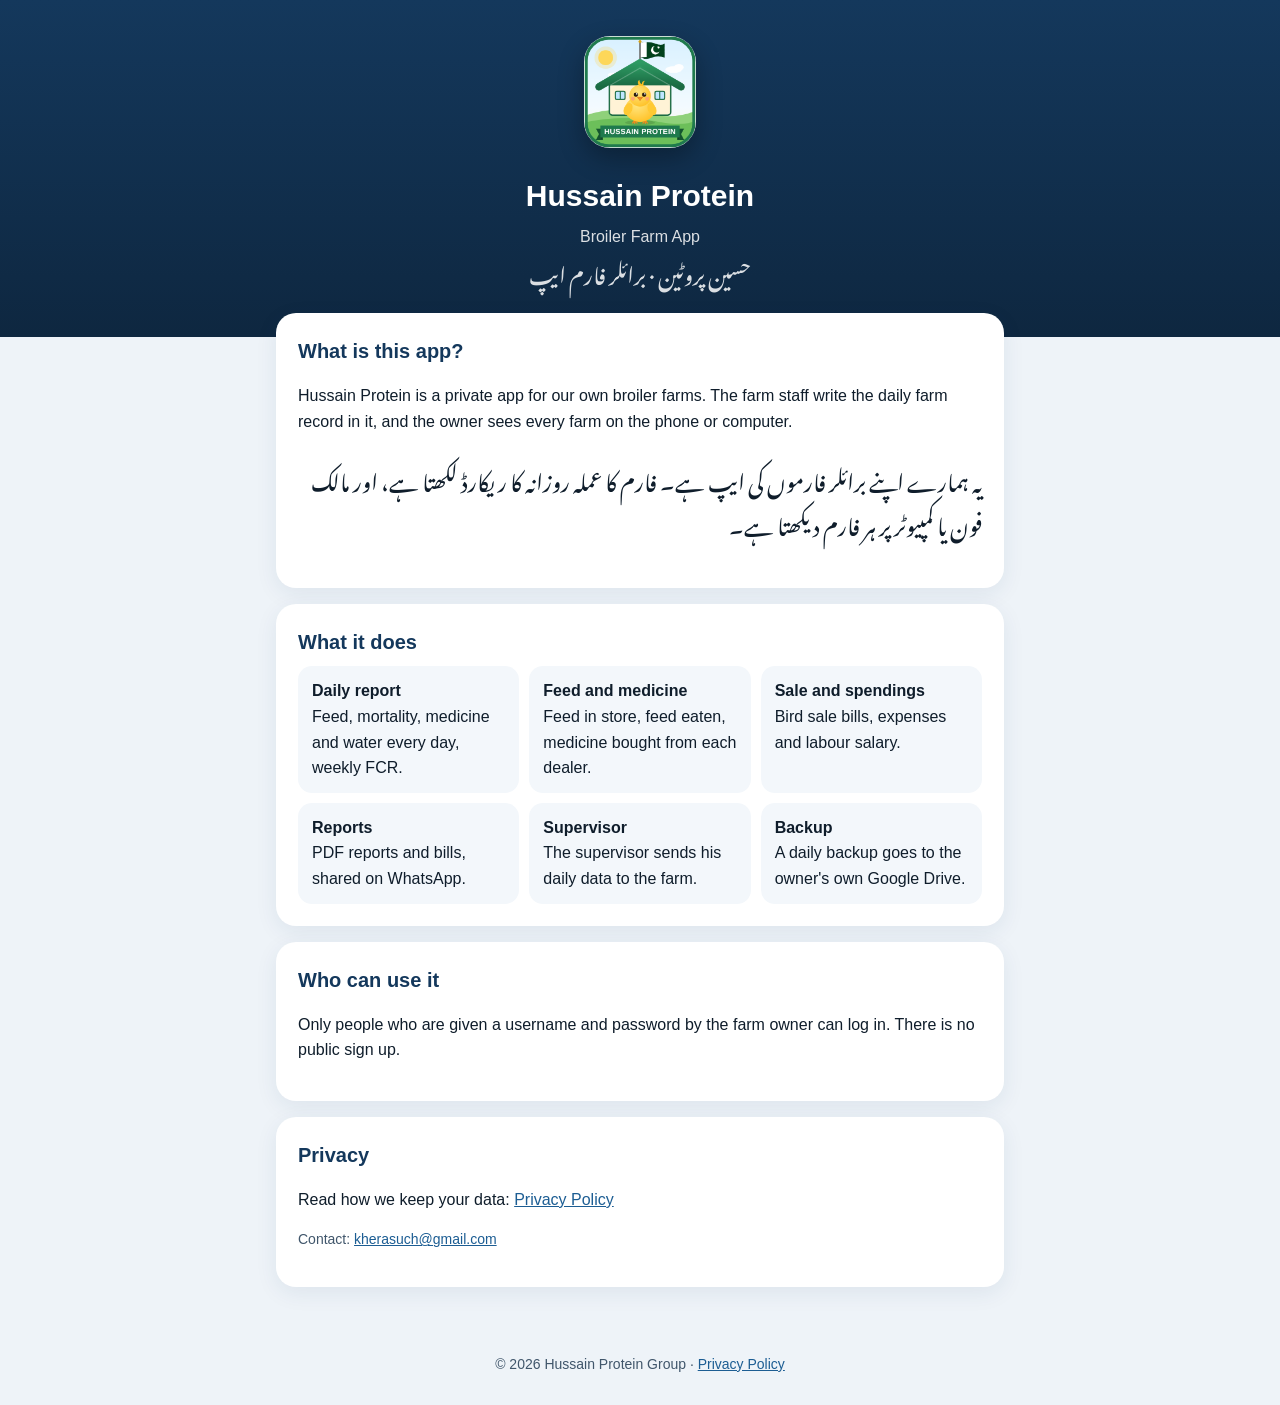
<file: index.html>
<!doctype html><html lang="en"><head><meta charset="utf-8"><meta name="viewport" content="width=device-width,initial-scale=1">
<title>Hussain Protein</title><meta name="description" content="Hussain Protein - broiler farm management app"><link rel="icon" href="img/logo-192.png"><link rel="preconnect" href="https://fonts.googleapis.com"><link rel="stylesheet" href="https://fonts.googleapis.com/css2?family=Noto+Nastaliq+Urdu&display=swap"><link rel="stylesheet" href="style.css"></head><body>
<header class="top"><img src="img/logo-192.png" alt="Hussain Protein logo"><h1>Hussain Protein</h1><p>Broiler Farm App</p><p class="ur">حسین پروٹین · برائلر فارم ایپ</p></header>
<main>
<section class="card"><h2>What is this app?</h2>
<p>Hussain Protein is a private app for our own broiler farms. The farm staff write the daily farm record in it, and the owner sees every farm on the phone or computer.</p>
<p class="ur">یہ ہمارے اپنے برائلر فارموں کی ایپ ہے۔ فارم کا عملہ روزانہ کا ریکارڈ لکھتا ہے، اور مالک فون یا کمپیوٹر پر ہر فارم دیکھتا ہے۔</p></section>
<section class="card"><h2>What it does</h2><div class="feat">
<div><b>Daily report</b><br>Feed, mortality, medicine and water every day, weekly FCR.</div>
<div><b>Feed and medicine</b><br>Feed in store, feed eaten, medicine bought from each dealer.</div>
<div><b>Sale and spendings</b><br>Bird sale bills, expenses and labour salary.</div>
<div><b>Reports</b><br>PDF reports and bills, shared on WhatsApp.</div>
<div><b>Supervisor</b><br>The supervisor sends his daily data to the farm.</div>
<div><b>Backup</b><br>A daily backup goes to the owner's own Google Drive.</div></div></section>
<section class="card"><h2>Who can use it</h2>
<p>Only people who are given a username and password by the farm owner can log in. There is no public sign up.</p></section>
<section class="card"><h2>Privacy</h2><p>Read how we keep your data: <a href="privacy.html">Privacy Policy</a></p>
<p class="mut">Contact: <a href="mailto:kherasuch@gmail.com">kherasuch@gmail.com</a></p></section>
</main><footer>© 2026 Hussain Protein Group · <a href="privacy.html">Privacy Policy</a></footer></body></html>
</file>
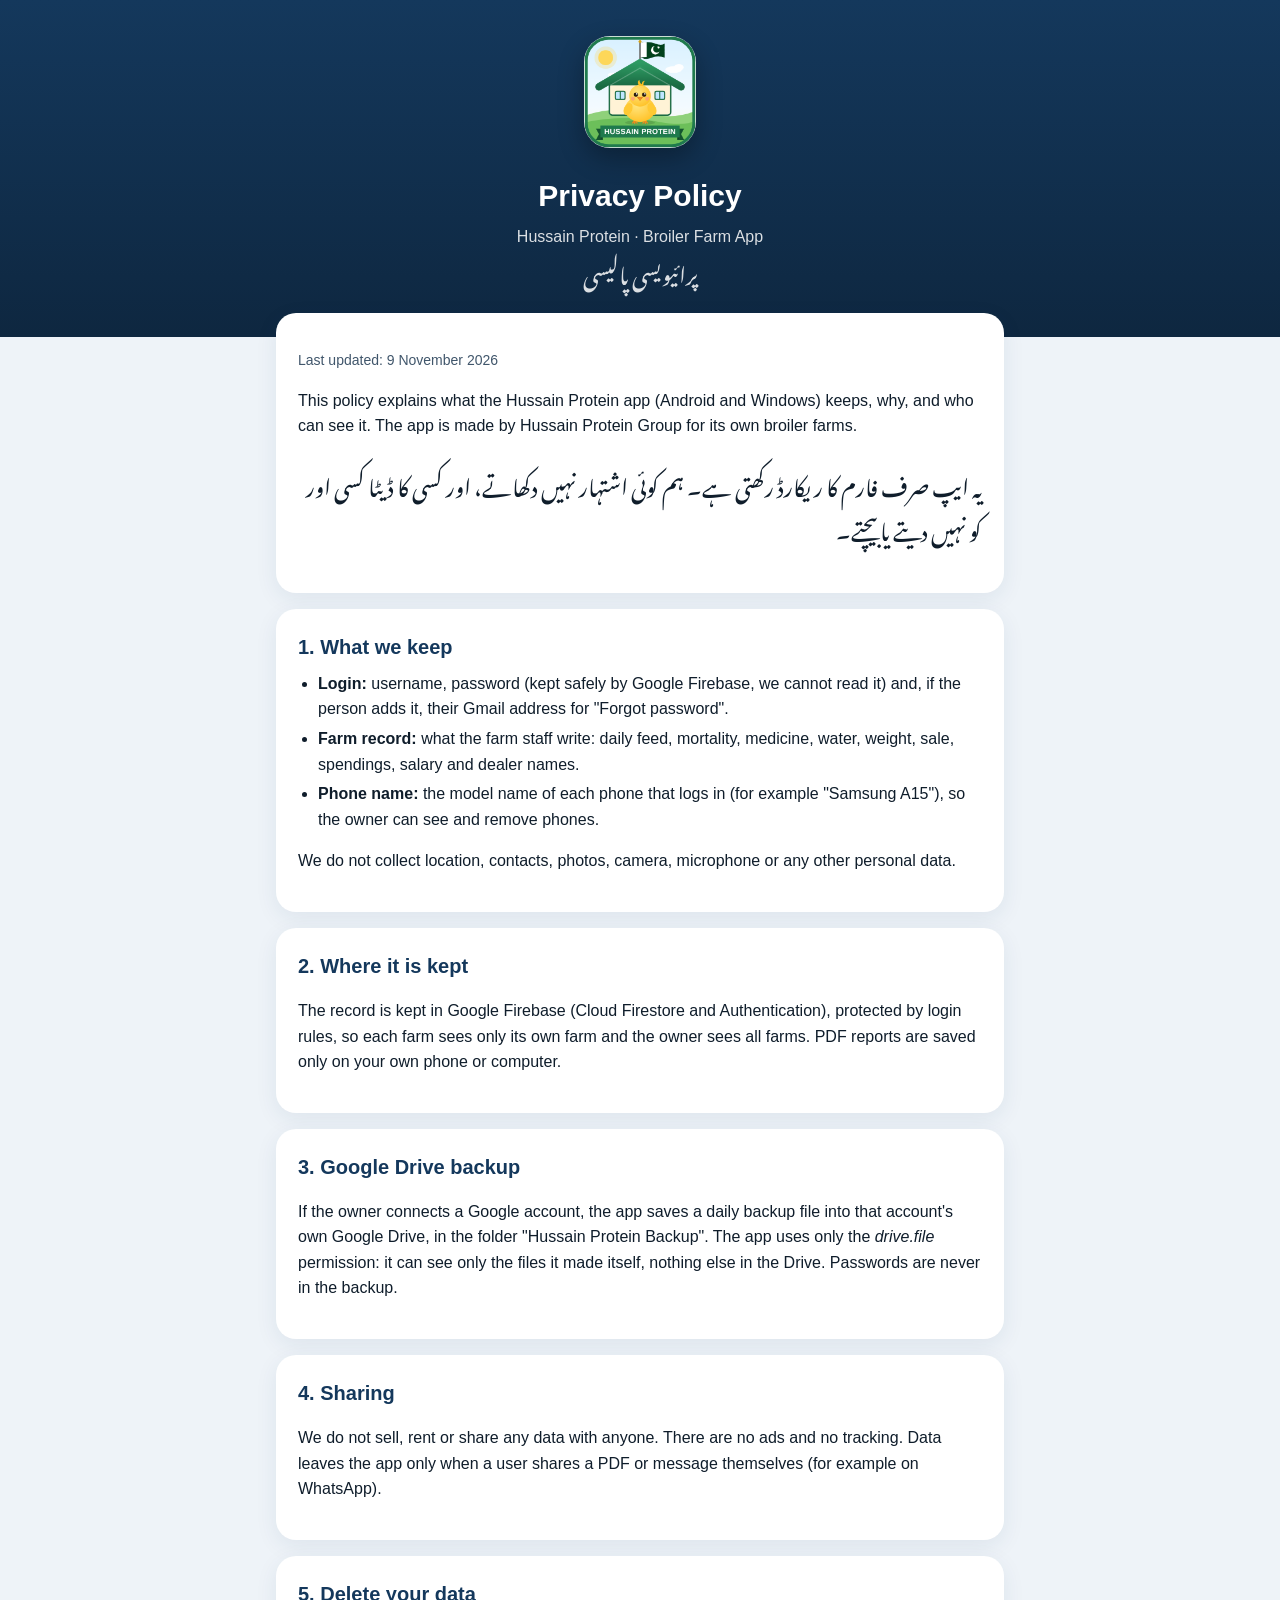
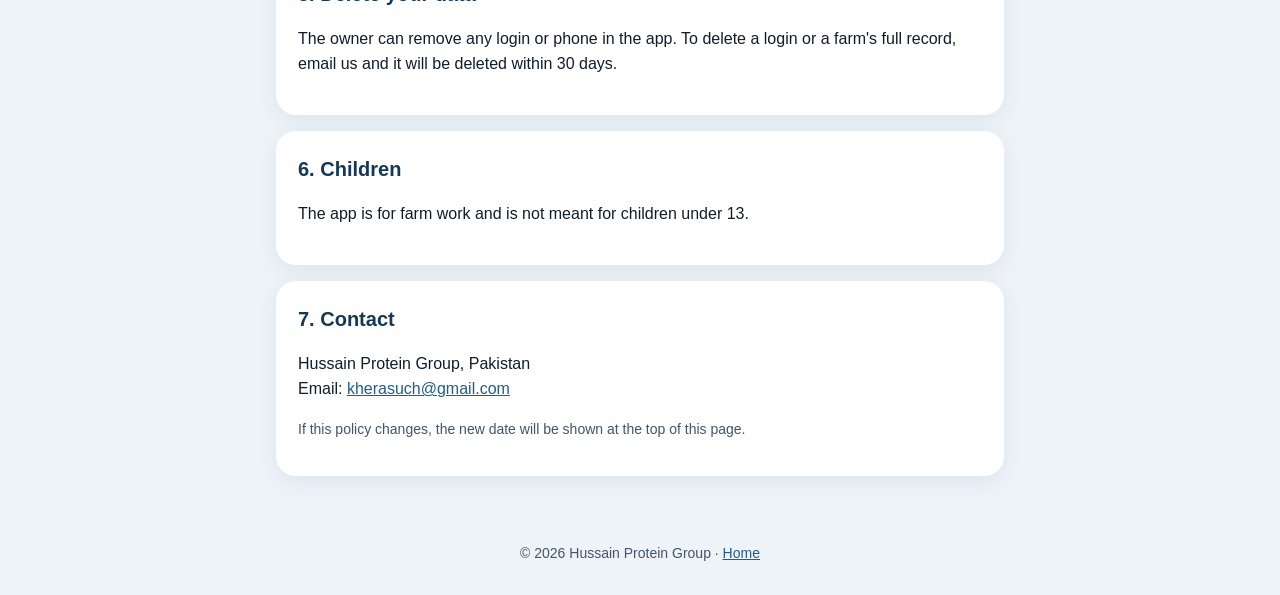
<file: privacy.html>
<!doctype html><html lang="en"><head><meta charset="utf-8"><meta name="viewport" content="width=device-width,initial-scale=1">
<title>Privacy Policy</title><link rel="icon" href="img/logo-192.png"><link rel="preconnect" href="https://fonts.googleapis.com"><link rel="stylesheet" href="https://fonts.googleapis.com/css2?family=Noto+Nastaliq+Urdu&display=swap"><link rel="stylesheet" href="style.css"></head><body>
<header class="top"><img src="img/logo-192.png" alt="Hussain Protein logo"><h1>Privacy Policy</h1><p>Hussain Protein · Broiler Farm App</p><p class="ur">پرائیویسی پالیسی</p></header>
<main>
<section class="card"><p class="mut">Last updated: 9 November 2026</p>
<p>This policy explains what the Hussain Protein app (Android and Windows) keeps, why, and who can see it. The app is made by Hussain Protein Group for its own broiler farms.</p>
<p class="ur">یہ ایپ صرف فارم کا ریکارڈ رکھتی ہے۔ ہم کوئی اشتہار نہیں دکھاتے، اور کسی کا ڈیٹا کسی اور کو نہیں دیتے یا بیچتے۔</p></section>
<section class="card"><h2>1. What we keep</h2><ul>
<li><b>Login:</b> username, password (kept safely by Google Firebase, we cannot read it) and, if the person adds it, their Gmail address for "Forgot password".</li>
<li><b>Farm record:</b> what the farm staff write: daily feed, mortality, medicine, water, weight, sale, spendings, salary and dealer names.</li>
<li><b>Phone name:</b> the model name of each phone that logs in (for example "Samsung A15"), so the owner can see and remove phones.</li></ul>
<p>We do not collect location, contacts, photos, camera, microphone or any other personal data.</p></section>
<section class="card"><h2>2. Where it is kept</h2>
<p>The record is kept in Google Firebase (Cloud Firestore and Authentication), protected by login rules, so each farm sees only its own farm and the owner sees all farms. PDF reports are saved only on your own phone or computer.</p></section>
<section class="card"><h2>3. Google Drive backup</h2>
<p>If the owner connects a Google account, the app saves a daily backup file into that account's own Google Drive, in the folder "Hussain Protein Backup". The app uses only the <i>drive.file</i> permission: it can see only the files it made itself, nothing else in the Drive. Passwords are never in the backup.</p></section>
<section class="card"><h2>4. Sharing</h2>
<p>We do not sell, rent or share any data with anyone. There are no ads and no tracking. Data leaves the app only when a user shares a PDF or message themselves (for example on WhatsApp).</p></section>
<section class="card"><h2>5. Delete your data</h2>
<p>The owner can remove any login or phone in the app. To delete a login or a farm's full record, email us and it will be deleted within 30 days.</p></section>
<section class="card"><h2>6. Children</h2><p>The app is for farm work and is not meant for children under 13.</p></section>
<section class="card"><h2>7. Contact</h2><p>Hussain Protein Group, Pakistan<br>Email: <a href="mailto:kherasuch@gmail.com">kherasuch@gmail.com</a></p>
<p class="mut">If this policy changes, the new date will be shown at the top of this page.</p></section>
</main><footer>© 2026 Hussain Protein Group · <a href="index.html">Home</a></footer></body></html>
</file>
<file: style.css>
:root{--bg:#eef3f8;--card:#fff;--fg:#0f1d2b;--mut:#40566b;--acc:#1c5d93;--dk:#14385c}
*{box-sizing:border-box}html,body{margin:0;background:var(--bg);color:var(--fg);font:16px/1.6 "Segoe UI",Roboto,Arial,sans-serif}
.top{background:linear-gradient(180deg,#14385c,#0e2740);color:#fff;padding:36px 16px 44px;text-align:center}
.top img{width:112px;height:112px;border-radius:26px;background:#fff;box-shadow:0 10px 26px rgba(0,0,0,.3)}
.top h1{margin:16px 0 4px;font-size:30px}.top p{margin:0;opacity:.85}
.ur{font-family:"Jameel Noori","Noto Nastaliq Urdu",serif;direction:rtl;font-size:22px;line-height:2}
main{max-width:760px;margin:-24px auto 0;padding:0 16px 40px}
.card{background:var(--card);border-radius:20px;padding:22px;margin-bottom:16px;box-shadow:0 6px 22px rgba(23,63,102,.08)}
h2{font-size:20px;color:var(--dk);margin:0 0 8px}ul{padding-left:20px;margin:6px 0}li{margin:4px 0}
.mut{color:var(--mut);font-size:14px}a{color:var(--acc)}
.feat{display:grid;grid-template-columns:repeat(auto-fit,minmax(200px,1fr));gap:10px}.feat div{background:#f3f7fb;border-radius:14px;padding:12px 14px}
footer{text-align:center;color:var(--mut);font-size:14px;padding:10px 16px 30px}
</file>
